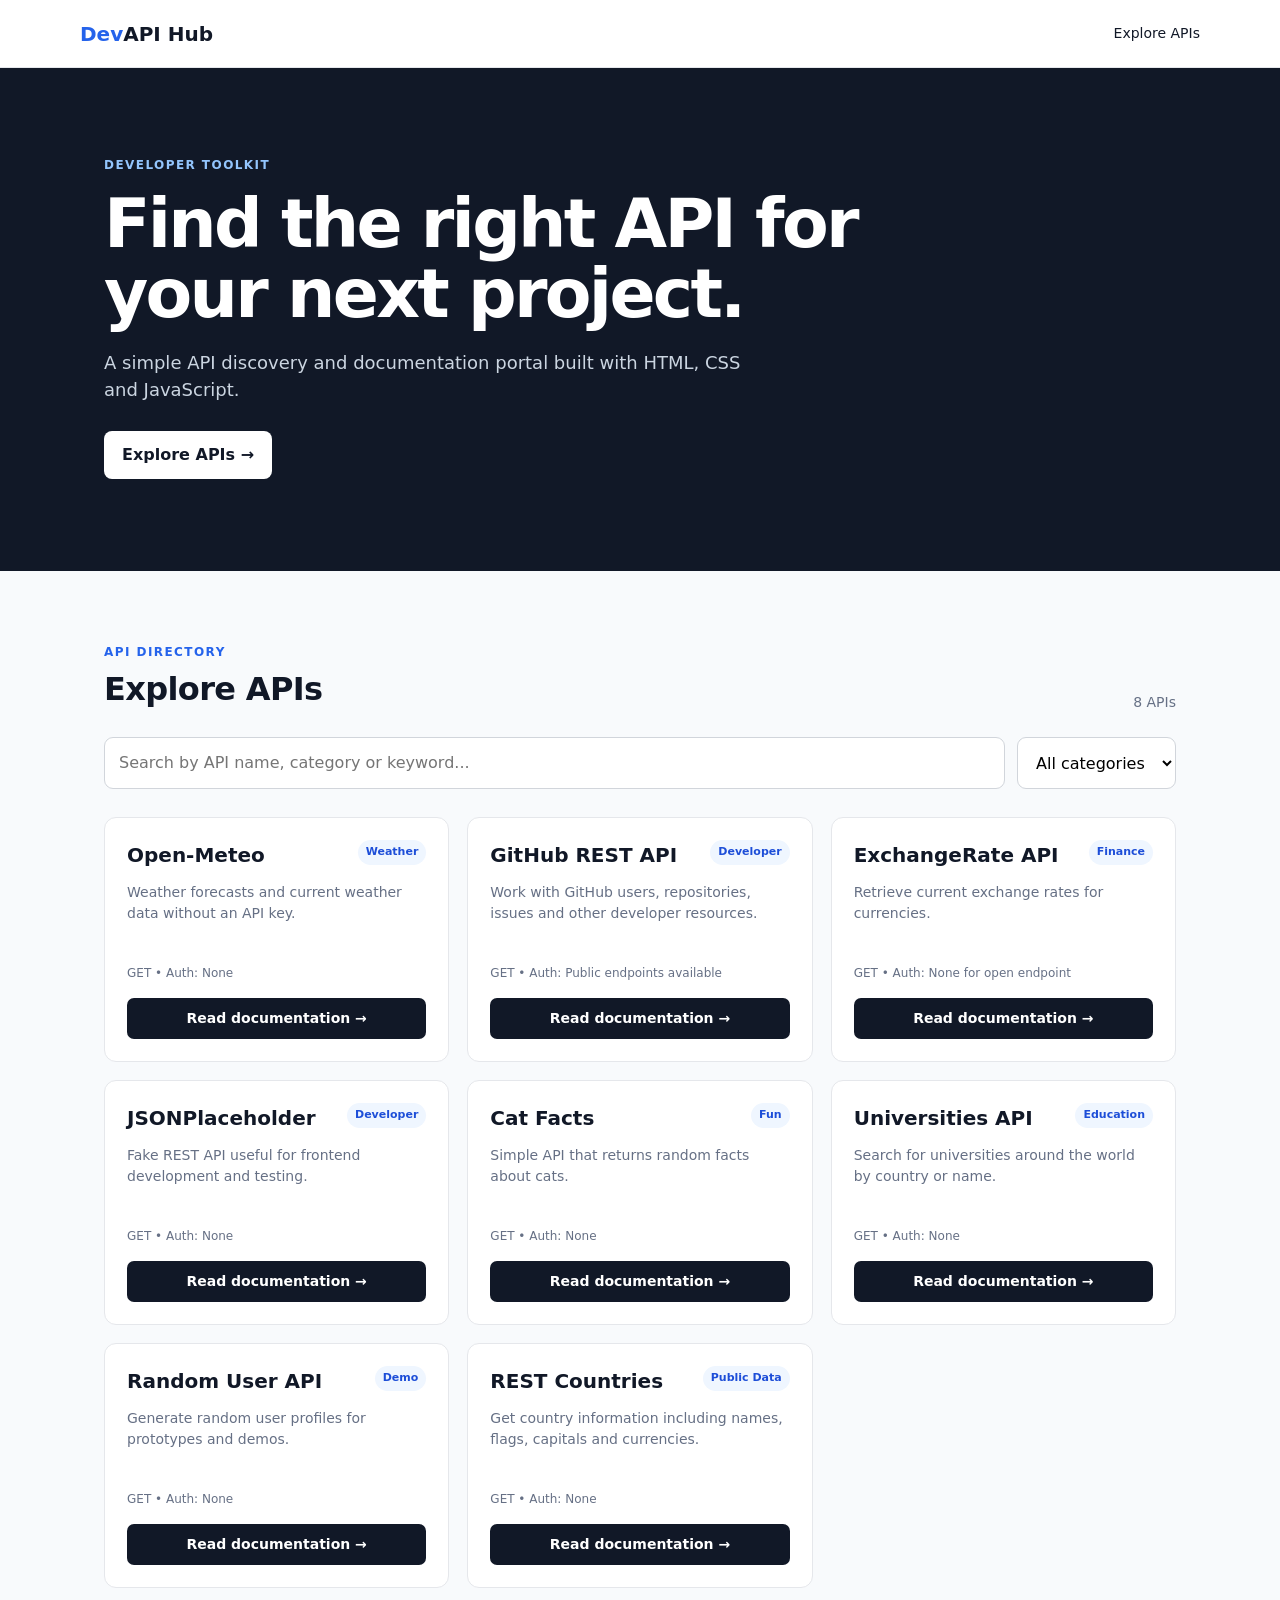
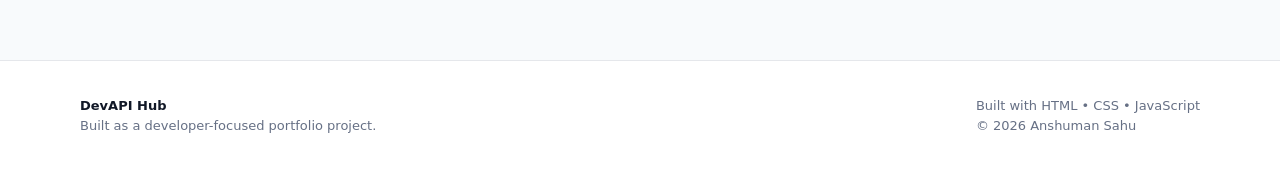
<file: index.html>
<!DOCTYPE html>
<html lang="en">
<head>
<meta charset="UTF-8">
<meta name="viewport" content="width=device-width, initial-scale=1.0">
<title>DevAPI Hub | Developer API Discovery</title>
<link rel="stylesheet" href="style.css">
</head>
<body>
<nav class="nav">
  <a class="brand" href="index.html"><span>Dev</span>API Hub</a>
  <a href="#apis">Explore APIs</a>
</nav>

<header class="hero">
  <div class="hero-inner">
    <p class="eyebrow">DEVELOPER TOOLKIT</p>
    <h1>Find the right API for your next project.</h1>
    <p class="hero-text">A simple API discovery and documentation portal built with HTML, CSS and JavaScript.</p>
    <a class="hero-btn" href="#apis">Explore APIs →</a>
  </div>
</header>

<main>
<section id="apis" class="section">
  <div class="section-heading">
    <div><p class="eyebrow">API DIRECTORY</p><h2>Explore APIs</h2></div>
    <span id="resultCount"></span>
  </div>

  <div class="controls">
    <input id="searchInput" type="search" placeholder="Search by API name, category or keyword...">
    <select id="categoryFilter"><option value="all">All categories</option></select>
  </div>

  <div id="apiGrid" class="api-grid"></div>
</section>
</main>

<footer>
  <div><strong>DevAPI Hub</strong><p>Built as a developer-focused portfolio project.</p></div>
  <div><p>Built with HTML • CSS • JavaScript</p><p>© 2026 Anshuman Sahu</p></div>
</footer>
<script src="script.js"></script>
</body>
</html>
</file>
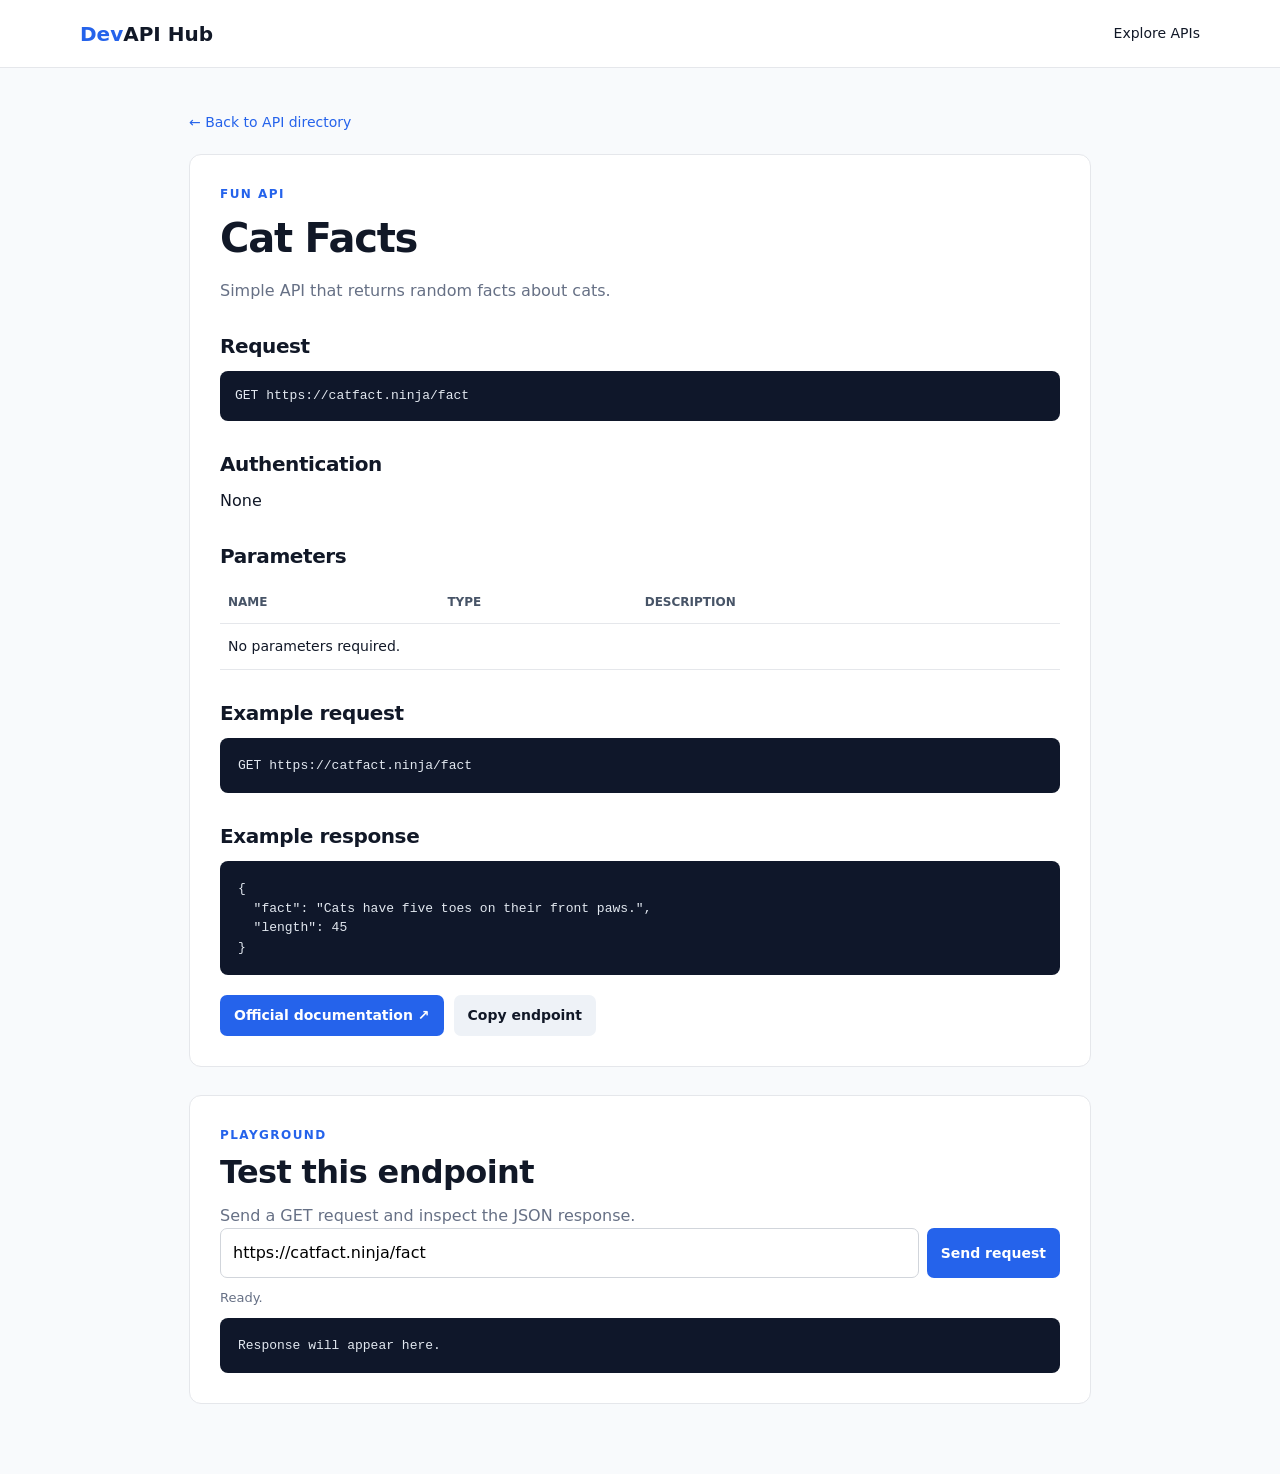
<file: docs/cat-facts.html>
<!DOCTYPE html>
<html lang="en">
<head><meta charset="UTF-8"><meta name="viewport" content="width=device-width, initial-scale=1.0">
<title>Cat Facts | DevAPI Hub</title><link rel="stylesheet" href="../style.css"></head>
<body>
<nav class="nav"><a class="brand" href="../index.html"><span>Dev</span>API Hub</a><a href="../index.html#apis">Explore APIs</a></nav>
<main class="doc-wrap">
<a class="back" href="../index.html">← Back to API directory</a>
<section class="doc-card">
<p class="eyebrow">FUN API</p>
<h1 class="doc-title">Cat Facts</h1><p class="doc-sub">Simple API that returns random facts about cats.</p>
<div class="doc-section"><h2>Request</h2><div class="endpoint">GET https://catfact.ninja/fact</div></div>
<div class="doc-section"><h2>Authentication</h2><p>None</p></div>
<div class="doc-section"><h2>Parameters</h2>
<table><thead><tr><th>Name</th><th>Type</th><th>Description</th></tr></thead><tbody><tr><td colspan='3'>No parameters required.</td></tr></tbody></table></div>
<div class="doc-section"><h2>Example request</h2><pre>GET https://catfact.ninja/fact</pre></div>
<div class="doc-section"><h2>Example response</h2><pre>{
  "fact": "Cats have five toes on their front paws.",
  "length": 45
}</pre></div>
<div class="actions"><a class="btn primary" href="https://catfact.ninja/" target="_blank">Official documentation ↗</a><button class="btn secondary" onclick="navigator.clipboard.writeText(document.querySelector('.endpoint').textContent)">Copy endpoint</button></div>
</section>

<section class="doc-card playground">
<p class="eyebrow">PLAYGROUND</p>
<h2>Test this endpoint</h2>
<p class="doc-sub">Send a GET request and inspect the JSON response.</p>
<div class="play-input">
<input id="endpointInput" value="https://catfact.ninja/fact">
<button class="btn primary" onclick="runRequest()">Send request</button>
</div>
<p id="status" class="status">Ready.</p>
<pre id="output">Response will appear here.</pre>
</section>
<script>
async function runRequest(){
 const url=document.getElementById("endpointInput").value.trim();
 const status=document.getElementById("status"), output=document.getElementById("output");
 status.textContent="Sending request...";
 output.textContent="";
 try{
   const r=await fetch(url);
   if(!r.ok) throw new Error("HTTP "+r.status);
   const data=await r.json();
   status.textContent="Success • HTTP "+r.status;
   output.textContent=JSON.stringify(data,null,2);
 }catch(err){
   status.textContent="Request could not be completed.";
   output.textContent=err.message+"\n\nThe API may require authentication, block browser requests (CORS), or be temporarily unavailable.";
 }
}
</script>
</main>
</body></html>
</file>
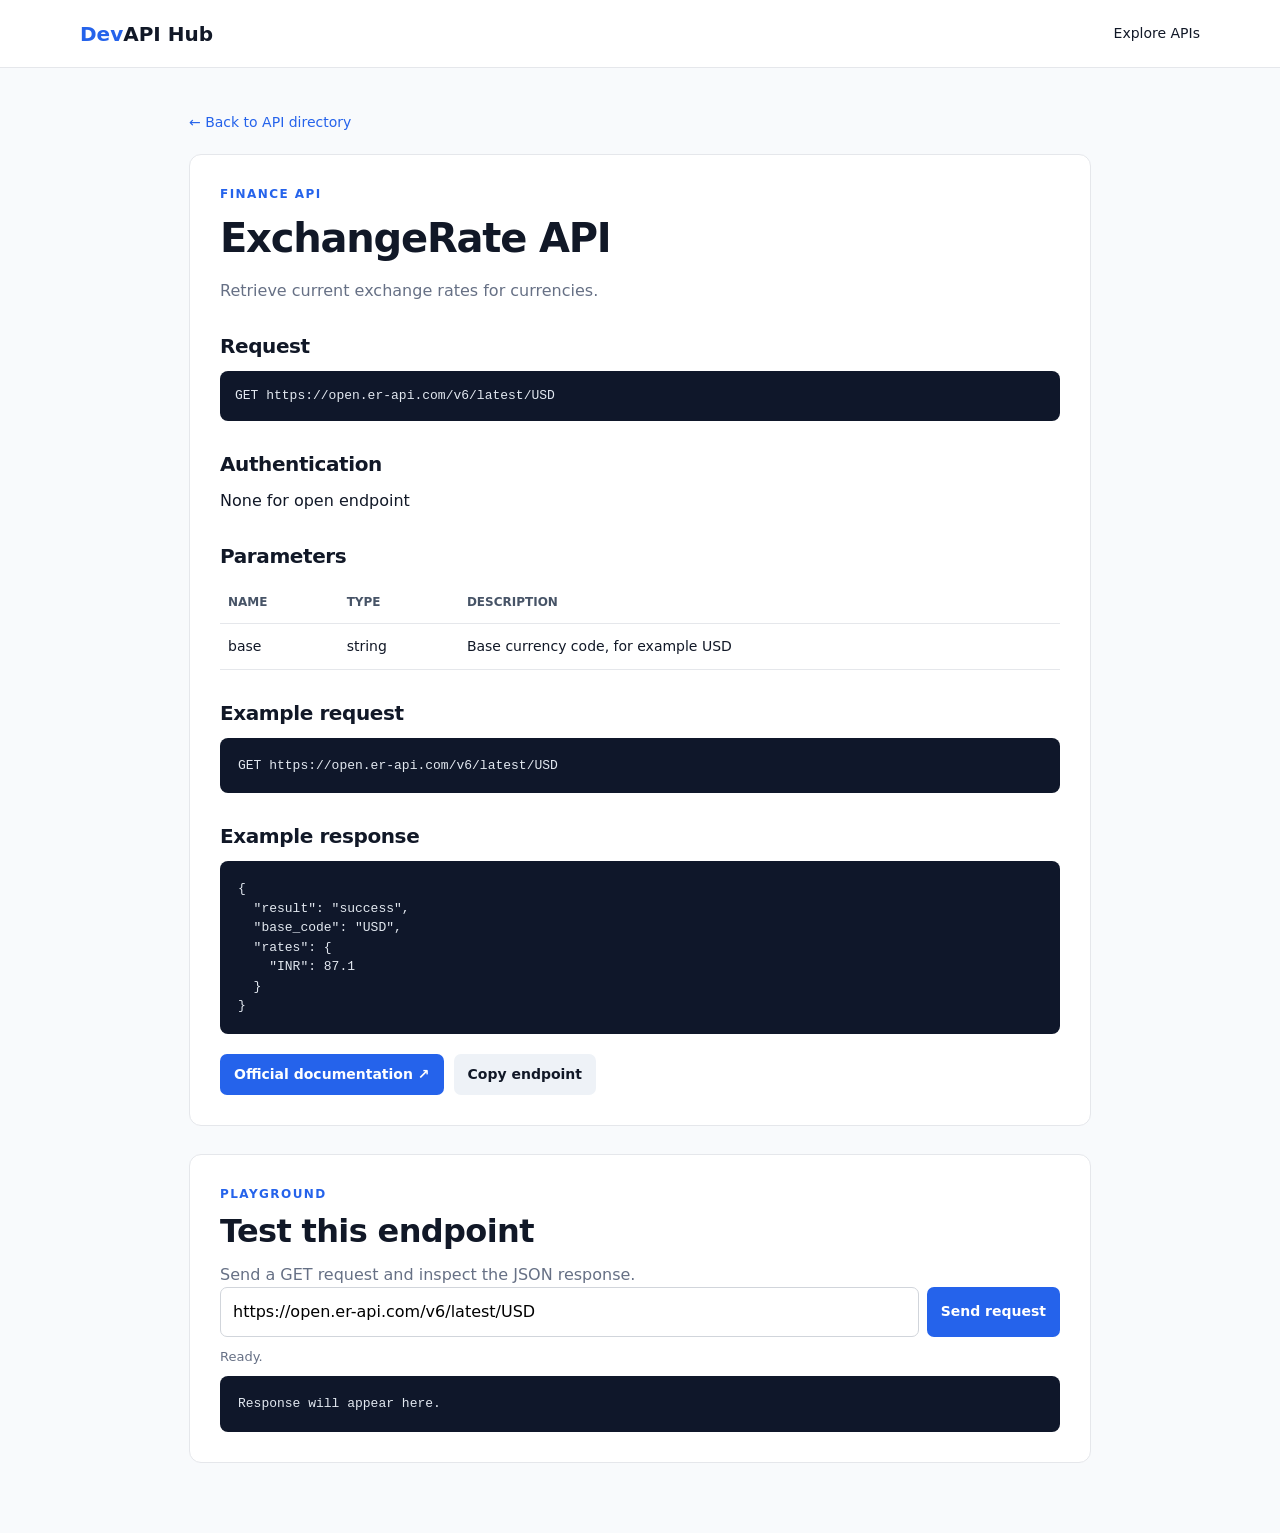
<file: docs/exchange-rate.html>
<!DOCTYPE html>
<html lang="en">
<head><meta charset="UTF-8"><meta name="viewport" content="width=device-width, initial-scale=1.0">
<title>ExchangeRate API | DevAPI Hub</title><link rel="stylesheet" href="../style.css"></head>
<body>
<nav class="nav"><a class="brand" href="../index.html"><span>Dev</span>API Hub</a><a href="../index.html#apis">Explore APIs</a></nav>
<main class="doc-wrap">
<a class="back" href="../index.html">← Back to API directory</a>
<section class="doc-card">
<p class="eyebrow">FINANCE API</p>
<h1 class="doc-title">ExchangeRate API</h1><p class="doc-sub">Retrieve current exchange rates for currencies.</p>
<div class="doc-section"><h2>Request</h2><div class="endpoint">GET https://open.er-api.com/v6/latest/USD</div></div>
<div class="doc-section"><h2>Authentication</h2><p>None for open endpoint</p></div>
<div class="doc-section"><h2>Parameters</h2>
<table><thead><tr><th>Name</th><th>Type</th><th>Description</th></tr></thead><tbody><tr><td>base</td><td>string</td><td>Base currency code, for example USD</td></tr></tbody></table></div>
<div class="doc-section"><h2>Example request</h2><pre>GET https://open.er-api.com/v6/latest/USD</pre></div>
<div class="doc-section"><h2>Example response</h2><pre>{
  "result": "success",
  "base_code": "USD",
  "rates": {
    "INR": 87.1
  }
}</pre></div>
<div class="actions"><a class="btn primary" href="https://www.exchangerate-api.com/docs/overview" target="_blank">Official documentation ↗</a><button class="btn secondary" onclick="navigator.clipboard.writeText(document.querySelector('.endpoint').textContent)">Copy endpoint</button></div>
</section>

<section class="doc-card playground">
<p class="eyebrow">PLAYGROUND</p>
<h2>Test this endpoint</h2>
<p class="doc-sub">Send a GET request and inspect the JSON response.</p>
<div class="play-input">
<input id="endpointInput" value="https://open.er-api.com/v6/latest/USD">
<button class="btn primary" onclick="runRequest()">Send request</button>
</div>
<p id="status" class="status">Ready.</p>
<pre id="output">Response will appear here.</pre>
</section>
<script>
async function runRequest(){
 const url=document.getElementById("endpointInput").value.trim();
 const status=document.getElementById("status"), output=document.getElementById("output");
 status.textContent="Sending request...";
 output.textContent="";
 try{
   const r=await fetch(url);
   if(!r.ok) throw new Error("HTTP "+r.status);
   const data=await r.json();
   status.textContent="Success • HTTP "+r.status;
   output.textContent=JSON.stringify(data,null,2);
 }catch(err){
   status.textContent="Request could not be completed.";
   output.textContent=err.message+"\n\nThe API may require authentication, block browser requests (CORS), or be temporarily unavailable.";
 }
}
</script>
</main>
</body></html>
</file>
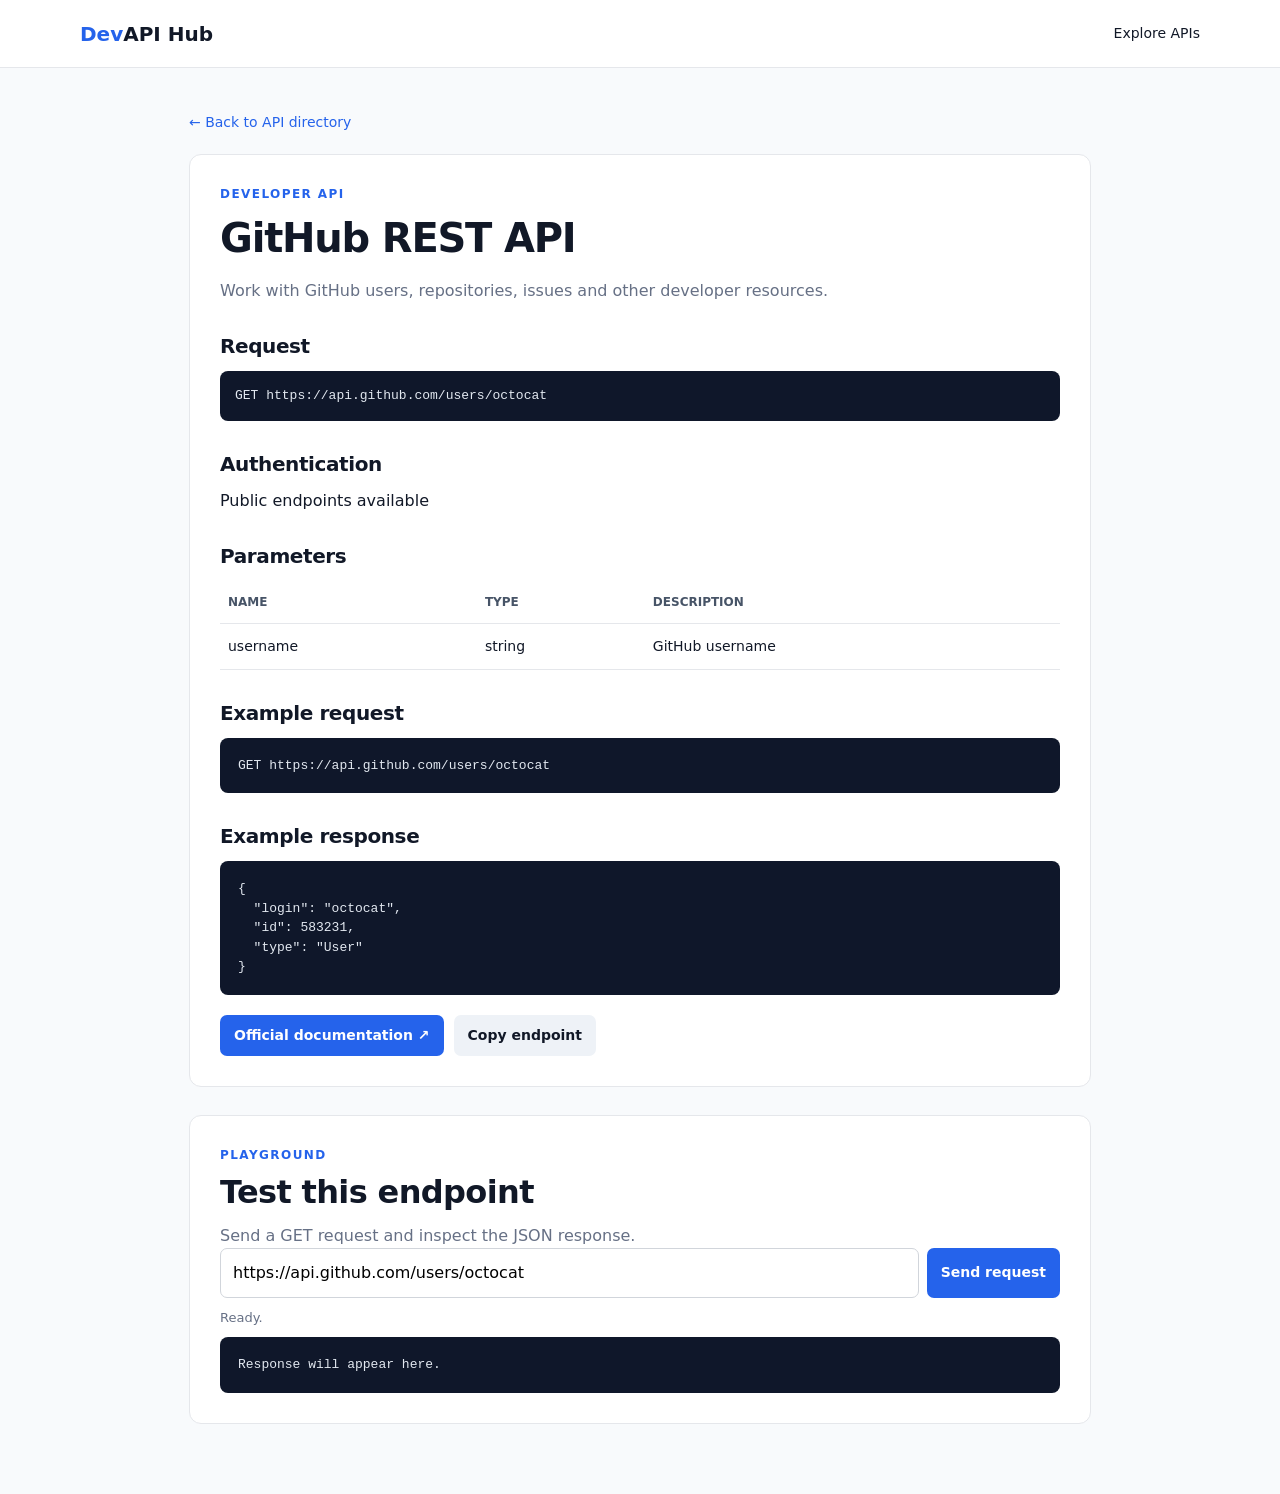
<file: docs/github.html>
<!DOCTYPE html>
<html lang="en">
<head><meta charset="UTF-8"><meta name="viewport" content="width=device-width, initial-scale=1.0">
<title>GitHub REST API | DevAPI Hub</title><link rel="stylesheet" href="../style.css"></head>
<body>
<nav class="nav"><a class="brand" href="../index.html"><span>Dev</span>API Hub</a><a href="../index.html#apis">Explore APIs</a></nav>
<main class="doc-wrap">
<a class="back" href="../index.html">← Back to API directory</a>
<section class="doc-card">
<p class="eyebrow">DEVELOPER API</p>
<h1 class="doc-title">GitHub REST API</h1><p class="doc-sub">Work with GitHub users, repositories, issues and other developer resources.</p>
<div class="doc-section"><h2>Request</h2><div class="endpoint">GET https://api.github.com/users/octocat</div></div>
<div class="doc-section"><h2>Authentication</h2><p>Public endpoints available</p></div>
<div class="doc-section"><h2>Parameters</h2>
<table><thead><tr><th>Name</th><th>Type</th><th>Description</th></tr></thead><tbody><tr><td>username</td><td>string</td><td>GitHub username</td></tr></tbody></table></div>
<div class="doc-section"><h2>Example request</h2><pre>GET https://api.github.com/users/octocat</pre></div>
<div class="doc-section"><h2>Example response</h2><pre>{
  "login": "octocat",
  "id": 583231,
  "type": "User"
}</pre></div>
<div class="actions"><a class="btn primary" href="https://docs.github.com/en/rest" target="_blank">Official documentation ↗</a><button class="btn secondary" onclick="navigator.clipboard.writeText(document.querySelector('.endpoint').textContent)">Copy endpoint</button></div>
</section>

<section class="doc-card playground">
<p class="eyebrow">PLAYGROUND</p>
<h2>Test this endpoint</h2>
<p class="doc-sub">Send a GET request and inspect the JSON response.</p>
<div class="play-input">
<input id="endpointInput" value="https://api.github.com/users/octocat">
<button class="btn primary" onclick="runRequest()">Send request</button>
</div>
<p id="status" class="status">Ready.</p>
<pre id="output">Response will appear here.</pre>
</section>
<script>
async function runRequest(){
 const url=document.getElementById("endpointInput").value.trim();
 const status=document.getElementById("status"), output=document.getElementById("output");
 status.textContent="Sending request...";
 output.textContent="";
 try{
   const r=await fetch(url);
   if(!r.ok) throw new Error("HTTP "+r.status);
   const data=await r.json();
   status.textContent="Success • HTTP "+r.status;
   output.textContent=JSON.stringify(data,null,2);
 }catch(err){
   status.textContent="Request could not be completed.";
   output.textContent=err.message+"\n\nThe API may require authentication, block browser requests (CORS), or be temporarily unavailable.";
 }
}
</script>
</main>
</body></html>
</file>
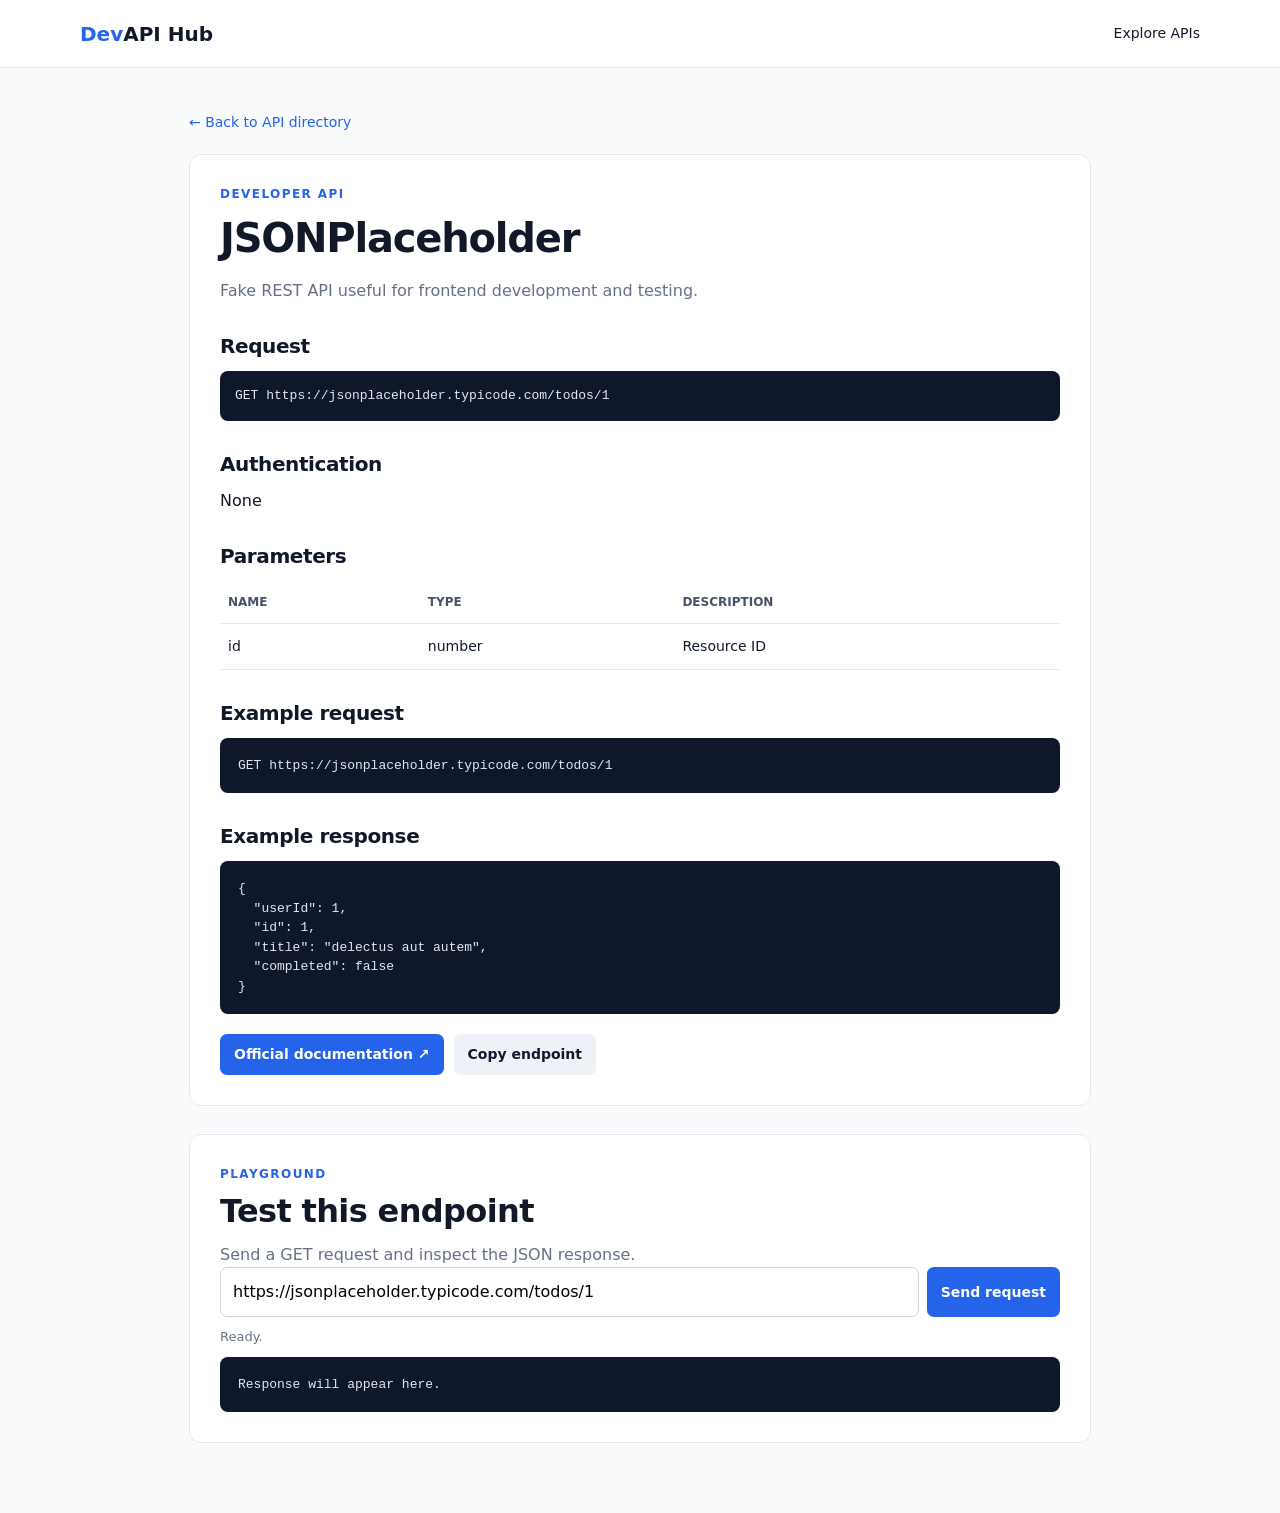
<file: docs/jsonplaceholder.html>
<!DOCTYPE html>
<html lang="en">
<head><meta charset="UTF-8"><meta name="viewport" content="width=device-width, initial-scale=1.0">
<title>JSONPlaceholder | DevAPI Hub</title><link rel="stylesheet" href="../style.css"></head>
<body>
<nav class="nav"><a class="brand" href="../index.html"><span>Dev</span>API Hub</a><a href="../index.html#apis">Explore APIs</a></nav>
<main class="doc-wrap">
<a class="back" href="../index.html">← Back to API directory</a>
<section class="doc-card">
<p class="eyebrow">DEVELOPER API</p>
<h1 class="doc-title">JSONPlaceholder</h1><p class="doc-sub">Fake REST API useful for frontend development and testing.</p>
<div class="doc-section"><h2>Request</h2><div class="endpoint">GET https://jsonplaceholder.typicode.com/todos/1</div></div>
<div class="doc-section"><h2>Authentication</h2><p>None</p></div>
<div class="doc-section"><h2>Parameters</h2>
<table><thead><tr><th>Name</th><th>Type</th><th>Description</th></tr></thead><tbody><tr><td>id</td><td>number</td><td>Resource ID</td></tr></tbody></table></div>
<div class="doc-section"><h2>Example request</h2><pre>GET https://jsonplaceholder.typicode.com/todos/1</pre></div>
<div class="doc-section"><h2>Example response</h2><pre>{
  "userId": 1,
  "id": 1,
  "title": "delectus aut autem",
  "completed": false
}</pre></div>
<div class="actions"><a class="btn primary" href="https://jsonplaceholder.typicode.com/" target="_blank">Official documentation ↗</a><button class="btn secondary" onclick="navigator.clipboard.writeText(document.querySelector('.endpoint').textContent)">Copy endpoint</button></div>
</section>

<section class="doc-card playground">
<p class="eyebrow">PLAYGROUND</p>
<h2>Test this endpoint</h2>
<p class="doc-sub">Send a GET request and inspect the JSON response.</p>
<div class="play-input">
<input id="endpointInput" value="https://jsonplaceholder.typicode.com/todos/1">
<button class="btn primary" onclick="runRequest()">Send request</button>
</div>
<p id="status" class="status">Ready.</p>
<pre id="output">Response will appear here.</pre>
</section>
<script>
async function runRequest(){
 const url=document.getElementById("endpointInput").value.trim();
 const status=document.getElementById("status"), output=document.getElementById("output");
 status.textContent="Sending request...";
 output.textContent="";
 try{
   const r=await fetch(url);
   if(!r.ok) throw new Error("HTTP "+r.status);
   const data=await r.json();
   status.textContent="Success • HTTP "+r.status;
   output.textContent=JSON.stringify(data,null,2);
 }catch(err){
   status.textContent="Request could not be completed.";
   output.textContent=err.message+"\n\nThe API may require authentication, block browser requests (CORS), or be temporarily unavailable.";
 }
}
</script>
</main>
</body></html>
</file>
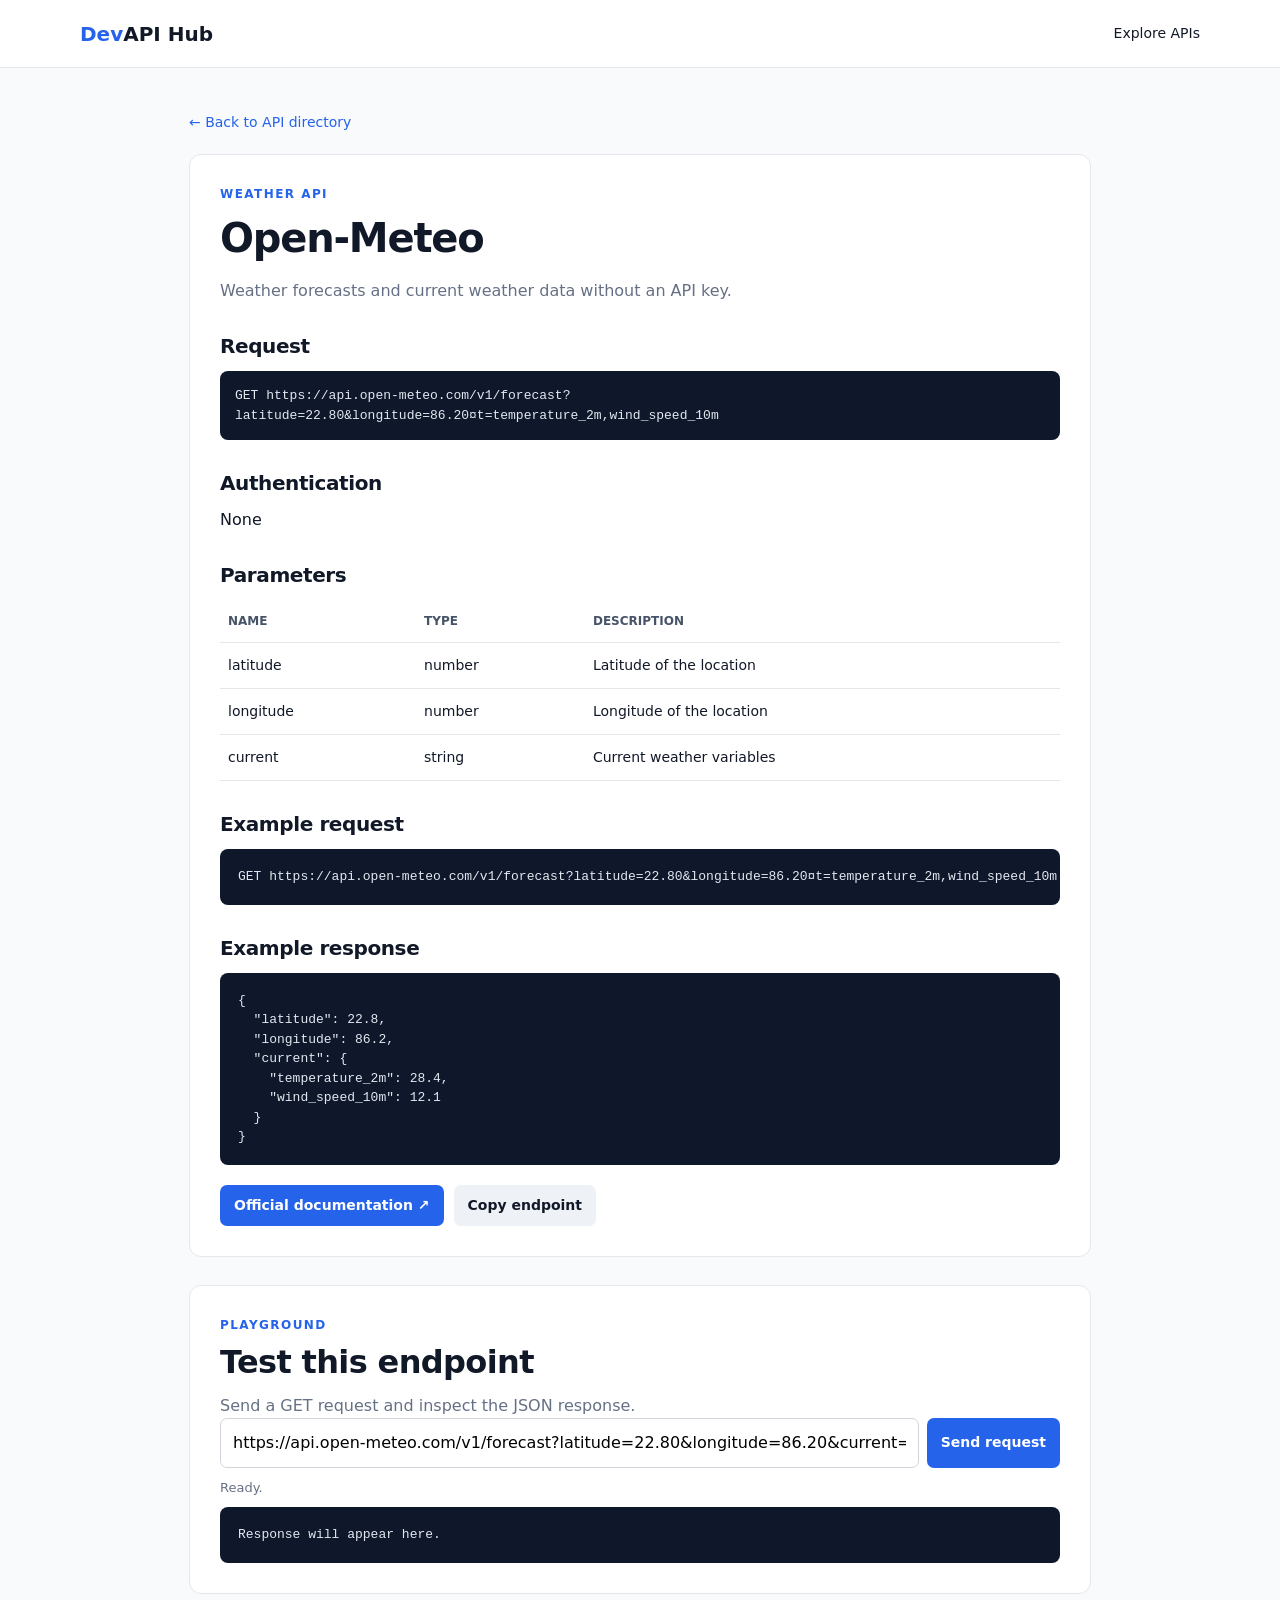
<file: docs/open-meteo.html>
<!DOCTYPE html>
<html lang="en">
<head><meta charset="UTF-8"><meta name="viewport" content="width=device-width, initial-scale=1.0">
<title>Open-Meteo | DevAPI Hub</title><link rel="stylesheet" href="../style.css"></head>
<body>
<nav class="nav"><a class="brand" href="../index.html"><span>Dev</span>API Hub</a><a href="../index.html#apis">Explore APIs</a></nav>
<main class="doc-wrap">
<a class="back" href="../index.html">← Back to API directory</a>
<section class="doc-card">
<p class="eyebrow">WEATHER API</p>
<h1 class="doc-title">Open-Meteo</h1><p class="doc-sub">Weather forecasts and current weather data without an API key.</p>
<div class="doc-section"><h2>Request</h2><div class="endpoint">GET https://api.open-meteo.com/v1/forecast?latitude=22.80&longitude=86.20&current=temperature_2m,wind_speed_10m</div></div>
<div class="doc-section"><h2>Authentication</h2><p>None</p></div>
<div class="doc-section"><h2>Parameters</h2>
<table><thead><tr><th>Name</th><th>Type</th><th>Description</th></tr></thead><tbody><tr><td>latitude</td><td>number</td><td>Latitude of the location</td></tr><tr><td>longitude</td><td>number</td><td>Longitude of the location</td></tr><tr><td>current</td><td>string</td><td>Current weather variables</td></tr></tbody></table></div>
<div class="doc-section"><h2>Example request</h2><pre>GET https://api.open-meteo.com/v1/forecast?latitude=22.80&longitude=86.20&current=temperature_2m,wind_speed_10m</pre></div>
<div class="doc-section"><h2>Example response</h2><pre>{
  "latitude": 22.8,
  "longitude": 86.2,
  "current": {
    "temperature_2m": 28.4,
    "wind_speed_10m": 12.1
  }
}</pre></div>
<div class="actions"><a class="btn primary" href="https://open-meteo.com/en/docs" target="_blank">Official documentation ↗</a><button class="btn secondary" onclick="navigator.clipboard.writeText(document.querySelector('.endpoint').textContent)">Copy endpoint</button></div>
</section>

<section class="doc-card playground">
<p class="eyebrow">PLAYGROUND</p>
<h2>Test this endpoint</h2>
<p class="doc-sub">Send a GET request and inspect the JSON response.</p>
<div class="play-input">
<input id="endpointInput" value="https://api.open-meteo.com/v1/forecast?latitude=22.80&longitude=86.20&current=temperature_2m,wind_speed_10m">
<button class="btn primary" onclick="runRequest()">Send request</button>
</div>
<p id="status" class="status">Ready.</p>
<pre id="output">Response will appear here.</pre>
</section>
<script>
async function runRequest(){
 const url=document.getElementById("endpointInput").value.trim();
 const status=document.getElementById("status"), output=document.getElementById("output");
 status.textContent="Sending request...";
 output.textContent="";
 try{
   const r=await fetch(url);
   if(!r.ok) throw new Error("HTTP "+r.status);
   const data=await r.json();
   status.textContent="Success • HTTP "+r.status;
   output.textContent=JSON.stringify(data,null,2);
 }catch(err){
   status.textContent="Request could not be completed.";
   output.textContent=err.message+"\n\nThe API may require authentication, block browser requests (CORS), or be temporarily unavailable.";
 }
}
</script>
</main>
</body></html>
</file>
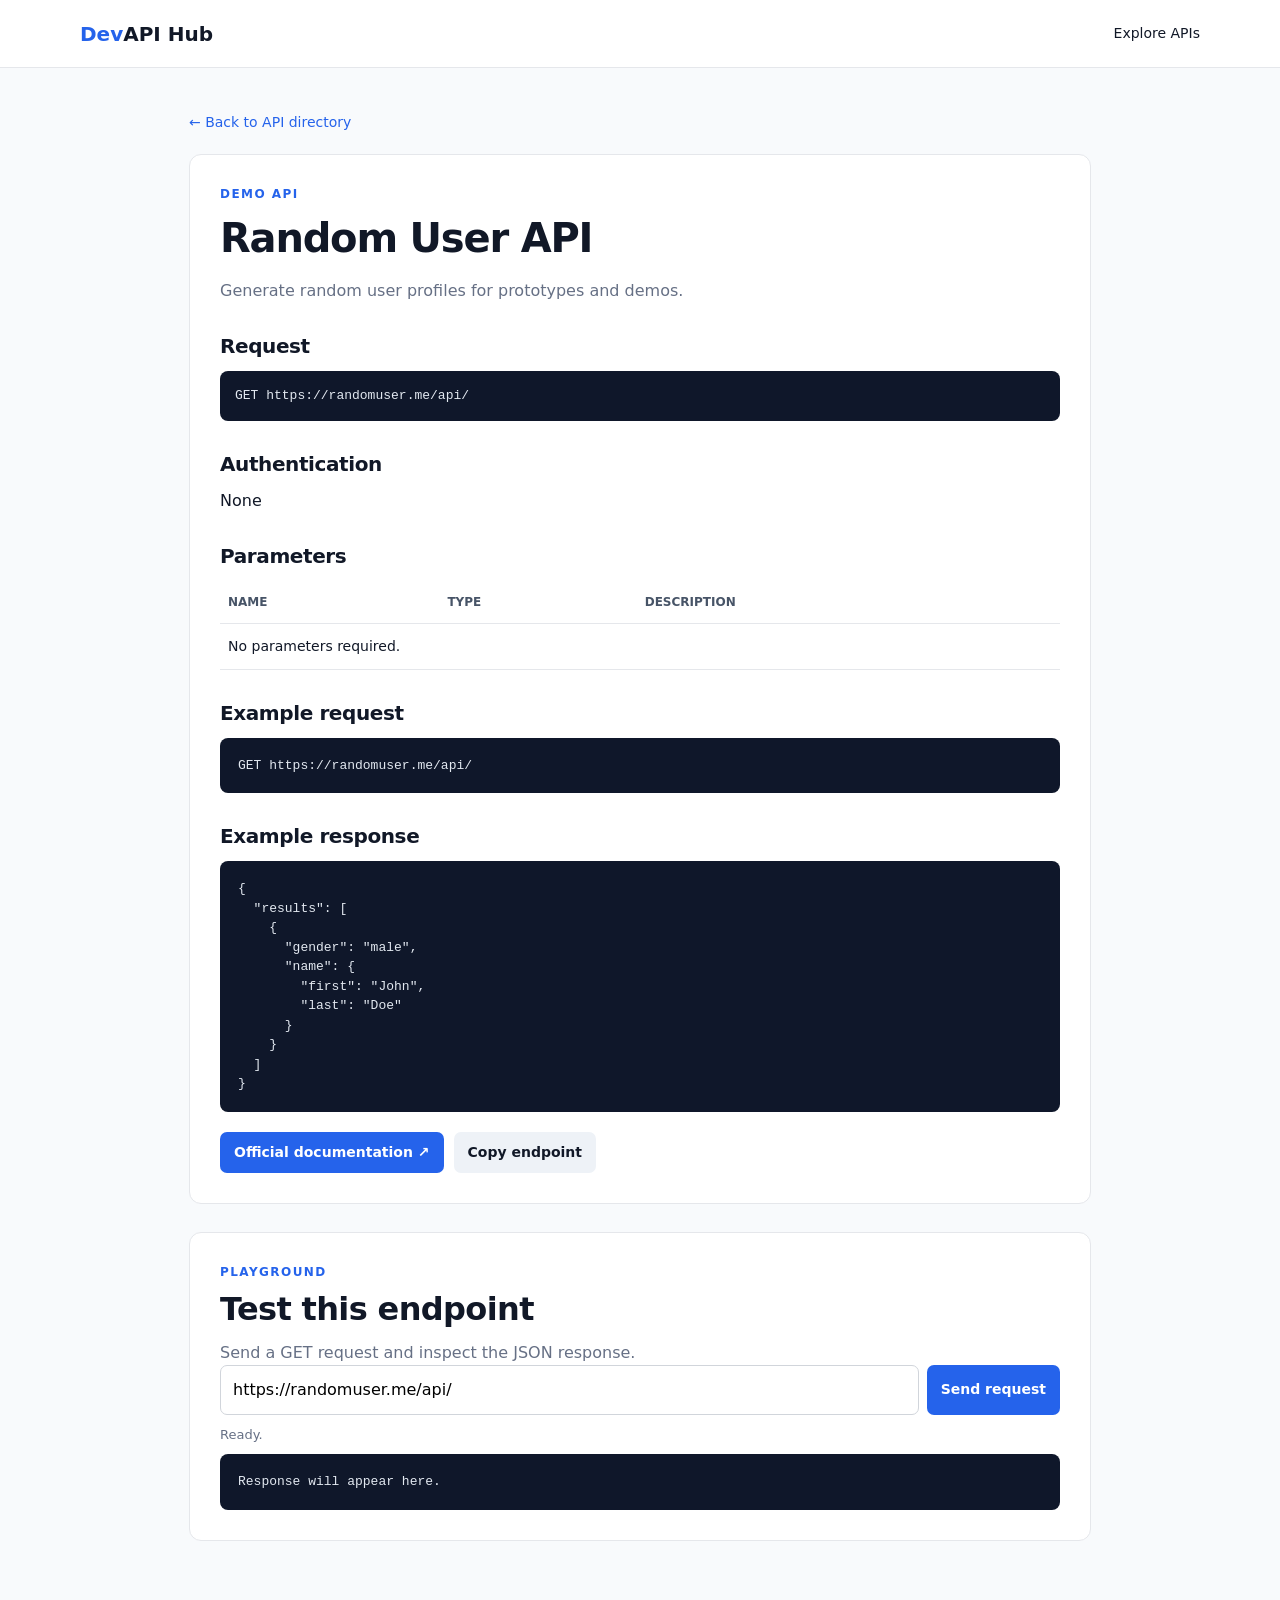
<file: docs/random-user.html>
<!DOCTYPE html>
<html lang="en">
<head><meta charset="UTF-8"><meta name="viewport" content="width=device-width, initial-scale=1.0">
<title>Random User API | DevAPI Hub</title><link rel="stylesheet" href="../style.css"></head>
<body>
<nav class="nav"><a class="brand" href="../index.html"><span>Dev</span>API Hub</a><a href="../index.html#apis">Explore APIs</a></nav>
<main class="doc-wrap">
<a class="back" href="../index.html">← Back to API directory</a>
<section class="doc-card">
<p class="eyebrow">DEMO API</p>
<h1 class="doc-title">Random User API</h1><p class="doc-sub">Generate random user profiles for prototypes and demos.</p>
<div class="doc-section"><h2>Request</h2><div class="endpoint">GET https://randomuser.me/api/</div></div>
<div class="doc-section"><h2>Authentication</h2><p>None</p></div>
<div class="doc-section"><h2>Parameters</h2>
<table><thead><tr><th>Name</th><th>Type</th><th>Description</th></tr></thead><tbody><tr><td colspan='3'>No parameters required.</td></tr></tbody></table></div>
<div class="doc-section"><h2>Example request</h2><pre>GET https://randomuser.me/api/</pre></div>
<div class="doc-section"><h2>Example response</h2><pre>{
  "results": [
    {
      "gender": "male",
      "name": {
        "first": "John",
        "last": "Doe"
      }
    }
  ]
}</pre></div>
<div class="actions"><a class="btn primary" href="https://randomuser.me/" target="_blank">Official documentation ↗</a><button class="btn secondary" onclick="navigator.clipboard.writeText(document.querySelector('.endpoint').textContent)">Copy endpoint</button></div>
</section>

<section class="doc-card playground">
<p class="eyebrow">PLAYGROUND</p>
<h2>Test this endpoint</h2>
<p class="doc-sub">Send a GET request and inspect the JSON response.</p>
<div class="play-input">
<input id="endpointInput" value="https://randomuser.me/api/">
<button class="btn primary" onclick="runRequest()">Send request</button>
</div>
<p id="status" class="status">Ready.</p>
<pre id="output">Response will appear here.</pre>
</section>
<script>
async function runRequest(){
 const url=document.getElementById("endpointInput").value.trim();
 const status=document.getElementById("status"), output=document.getElementById("output");
 status.textContent="Sending request...";
 output.textContent="";
 try{
   const r=await fetch(url);
   if(!r.ok) throw new Error("HTTP "+r.status);
   const data=await r.json();
   status.textContent="Success • HTTP "+r.status;
   output.textContent=JSON.stringify(data,null,2);
 }catch(err){
   status.textContent="Request could not be completed.";
   output.textContent=err.message+"\n\nThe API may require authentication, block browser requests (CORS), or be temporarily unavailable.";
 }
}
</script>
</main>
</body></html>
</file>
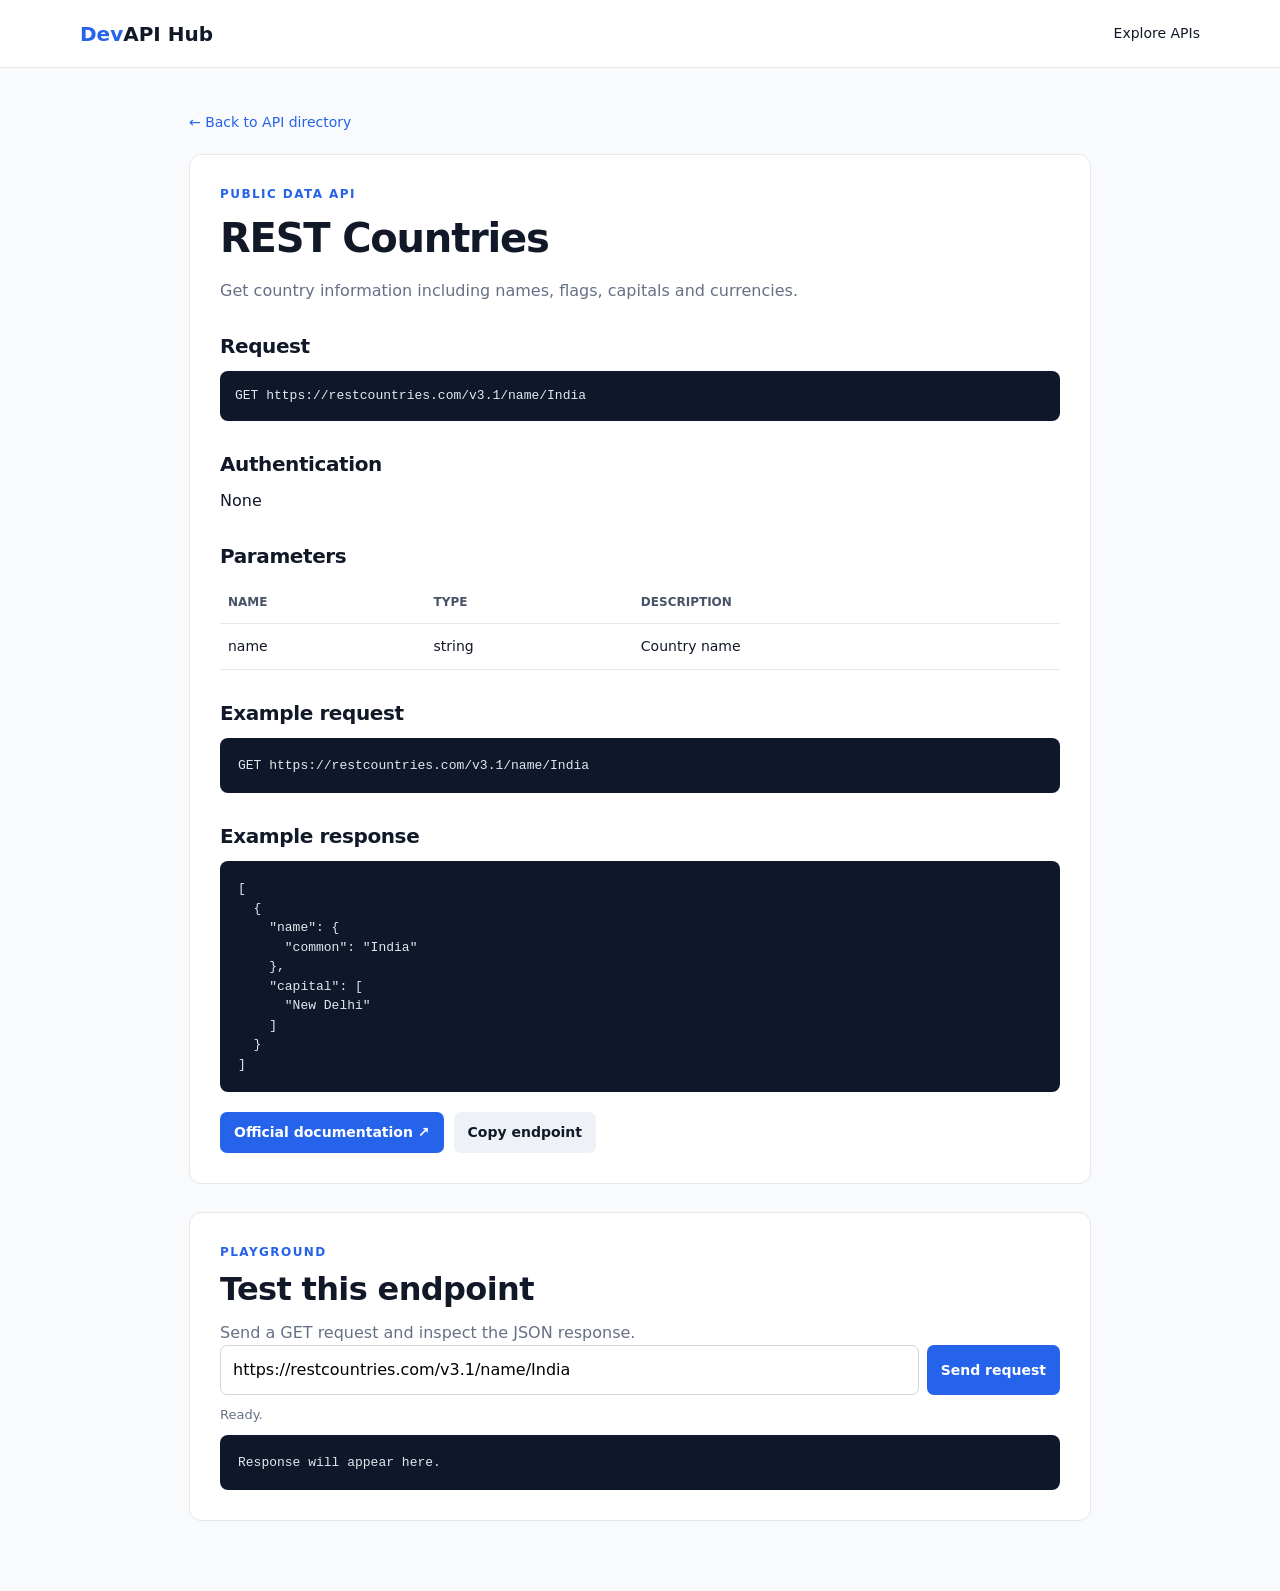
<file: docs/rest-countries.html>
<!DOCTYPE html>
<html lang="en">
<head><meta charset="UTF-8"><meta name="viewport" content="width=device-width, initial-scale=1.0">
<title>REST Countries | DevAPI Hub</title><link rel="stylesheet" href="../style.css"></head>
<body>
<nav class="nav"><a class="brand" href="../index.html"><span>Dev</span>API Hub</a><a href="../index.html#apis">Explore APIs</a></nav>
<main class="doc-wrap">
<a class="back" href="../index.html">← Back to API directory</a>
<section class="doc-card">
<p class="eyebrow">PUBLIC DATA API</p>
<h1 class="doc-title">REST Countries</h1><p class="doc-sub">Get country information including names, flags, capitals and currencies.</p>
<div class="doc-section"><h2>Request</h2><div class="endpoint">GET https://restcountries.com/v3.1/name/India</div></div>
<div class="doc-section"><h2>Authentication</h2><p>None</p></div>
<div class="doc-section"><h2>Parameters</h2>
<table><thead><tr><th>Name</th><th>Type</th><th>Description</th></tr></thead><tbody><tr><td>name</td><td>string</td><td>Country name</td></tr></tbody></table></div>
<div class="doc-section"><h2>Example request</h2><pre>GET https://restcountries.com/v3.1/name/India</pre></div>
<div class="doc-section"><h2>Example response</h2><pre>[
  {
    "name": {
      "common": "India"
    },
    "capital": [
      "New Delhi"
    ]
  }
]</pre></div>
<div class="actions"><a class="btn primary" href="https://restcountries.com/" target="_blank">Official documentation ↗</a><button class="btn secondary" onclick="navigator.clipboard.writeText(document.querySelector('.endpoint').textContent)">Copy endpoint</button></div>
</section>

<section class="doc-card playground">
<p class="eyebrow">PLAYGROUND</p>
<h2>Test this endpoint</h2>
<p class="doc-sub">Send a GET request and inspect the JSON response.</p>
<div class="play-input">
<input id="endpointInput" value="https://restcountries.com/v3.1/name/India">
<button class="btn primary" onclick="runRequest()">Send request</button>
</div>
<p id="status" class="status">Ready.</p>
<pre id="output">Response will appear here.</pre>
</section>
<script>
async function runRequest(){
 const url=document.getElementById("endpointInput").value.trim();
 const status=document.getElementById("status"), output=document.getElementById("output");
 status.textContent="Sending request...";
 output.textContent="";
 try{
   const r=await fetch(url);
   if(!r.ok) throw new Error("HTTP "+r.status);
   const data=await r.json();
   status.textContent="Success • HTTP "+r.status;
   output.textContent=JSON.stringify(data,null,2);
 }catch(err){
   status.textContent="Request could not be completed.";
   output.textContent=err.message+"\n\nThe API may require authentication, block browser requests (CORS), or be temporarily unavailable.";
 }
}
</script>
</main>
</body></html>
</file>
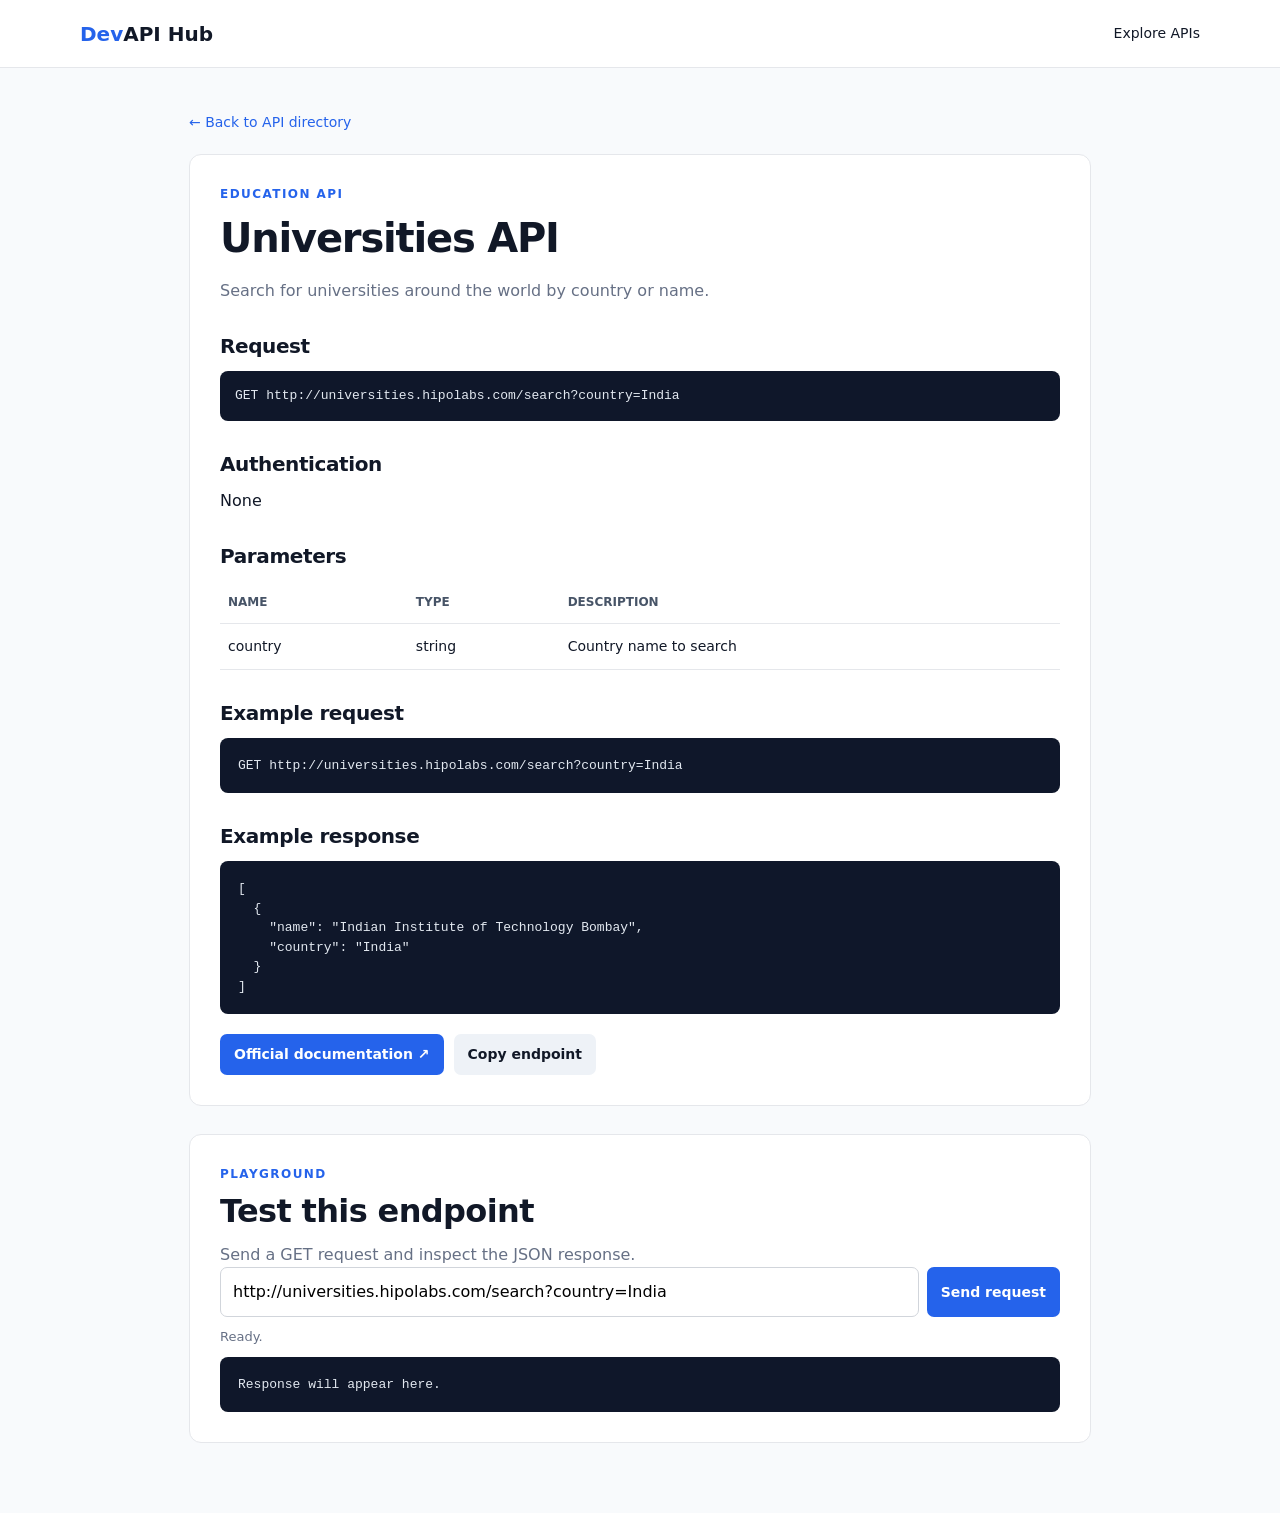
<file: docs/universities.html>
<!DOCTYPE html>
<html lang="en">
<head><meta charset="UTF-8"><meta name="viewport" content="width=device-width, initial-scale=1.0">
<title>Universities API | DevAPI Hub</title><link rel="stylesheet" href="../style.css"></head>
<body>
<nav class="nav"><a class="brand" href="../index.html"><span>Dev</span>API Hub</a><a href="../index.html#apis">Explore APIs</a></nav>
<main class="doc-wrap">
<a class="back" href="../index.html">← Back to API directory</a>
<section class="doc-card">
<p class="eyebrow">EDUCATION API</p>
<h1 class="doc-title">Universities API</h1><p class="doc-sub">Search for universities around the world by country or name.</p>
<div class="doc-section"><h2>Request</h2><div class="endpoint">GET http://universities.hipolabs.com/search?country=India</div></div>
<div class="doc-section"><h2>Authentication</h2><p>None</p></div>
<div class="doc-section"><h2>Parameters</h2>
<table><thead><tr><th>Name</th><th>Type</th><th>Description</th></tr></thead><tbody><tr><td>country</td><td>string</td><td>Country name to search</td></tr></tbody></table></div>
<div class="doc-section"><h2>Example request</h2><pre>GET http://universities.hipolabs.com/search?country=India</pre></div>
<div class="doc-section"><h2>Example response</h2><pre>[
  {
    "name": "Indian Institute of Technology Bombay",
    "country": "India"
  }
]</pre></div>
<div class="actions"><a class="btn primary" href="https://github.com/Hipo/university-domains-list" target="_blank">Official documentation ↗</a><button class="btn secondary" onclick="navigator.clipboard.writeText(document.querySelector('.endpoint').textContent)">Copy endpoint</button></div>
</section>

<section class="doc-card playground">
<p class="eyebrow">PLAYGROUND</p>
<h2>Test this endpoint</h2>
<p class="doc-sub">Send a GET request and inspect the JSON response.</p>
<div class="play-input">
<input id="endpointInput" value="http://universities.hipolabs.com/search?country=India">
<button class="btn primary" onclick="runRequest()">Send request</button>
</div>
<p id="status" class="status">Ready.</p>
<pre id="output">Response will appear here.</pre>
</section>
<script>
async function runRequest(){
 const url=document.getElementById("endpointInput").value.trim();
 const status=document.getElementById("status"), output=document.getElementById("output");
 status.textContent="Sending request...";
 output.textContent="";
 try{
   const r=await fetch(url);
   if(!r.ok) throw new Error("HTTP "+r.status);
   const data=await r.json();
   status.textContent="Success • HTTP "+r.status;
   output.textContent=JSON.stringify(data,null,2);
 }catch(err){
   status.textContent="Request could not be completed.";
   output.textContent=err.message+"\n\nThe API may require authentication, block browser requests (CORS), or be temporarily unavailable.";
 }
}
</script>
</main>
</body></html>
</file>
<file: style.css>
*{box-sizing:border-box;margin:0;padding:0}
:root{--ink:#111827;--muted:#667085;--line:#e5e7eb;--paper:#f8fafc;--blue:#2563eb;--blue2:#1d4ed8}
html{scroll-behavior:smooth}
body{font-family:Inter,ui-sans-serif,system-ui,-apple-system,Segoe UI,Arial,sans-serif;background:var(--paper);color:var(--ink);line-height:1.5}
.nav{height:68px;display:flex;align-items:center;justify-content:space-between;padding:0 max(24px,calc((100% - 1120px)/2));background:#fff;border-bottom:1px solid var(--line)}
.nav a{color:var(--ink);text-decoration:none;font-size:14px}
.brand{font-size:20px!important;font-weight:800}.brand span{color:var(--blue)}
.hero{background:#111827;color:#fff}
.hero-inner{max-width:1120px;margin:auto;padding:88px 24px 92px}
.eyebrow{font-size:12px;letter-spacing:.12em;font-weight:800;color:#2563eb}
.hero .eyebrow{color:#93c5fd}
h1{font-size:clamp(40px,6vw,68px);line-height:1.03;max-width:780px;margin:15px 0 20px;letter-spacing:-.04em}
.hero-text{font-size:18px;color:#cbd5e1;max-width:650px}
.hero-btn{display:inline-block;margin-top:28px;padding:12px 18px;background:#fff;color:#111827;text-decoration:none;border-radius:8px;font-weight:700}
.section{max-width:1120px;margin:auto;padding:72px 24px}
.section-heading{display:flex;justify-content:space-between;align-items:end;margin-bottom:24px}
h2{font-size:32px;letter-spacing:-.02em;margin-top:4px}
#resultCount{color:var(--muted);font-size:14px}
.controls{display:flex;gap:12px;margin-bottom:28px}
.controls input,.controls select{background:#fff;border:1px solid #d1d5db;border-radius:9px;padding:13px 14px;font:inherit;outline:none}
.controls input{flex:1}.controls input:focus,.controls select:focus{border-color:var(--blue);box-shadow:0 0 0 3px #dbeafe}
.api-grid{display:grid;grid-template-columns:repeat(3,1fr);gap:18px}
.card{background:#fff;border:1px solid var(--line);border-radius:12px;padding:22px;display:flex;flex-direction:column;min-height:245px;transition:.18s}
.card:hover{transform:translateY(-3px);box-shadow:0 10px 30px rgba(15,23,42,.08)}
.card-top{display:flex;justify-content:space-between;gap:10px;align-items:start}
.card h3{font-size:20px}.tag{font-size:11px;padding:4px 8px;border-radius:99px;background:#eff6ff;color:#1d4ed8;font-weight:700;white-space:nowrap}
.card p{color:var(--muted);font-size:14px;margin:12px 0}
.meta{font-size:12px;color:#667085;margin-top:auto}.view{display:inline-block;margin-top:16px;padding:10px 13px;background:var(--ink);color:#fff;text-decoration:none;border-radius:7px;text-align:center;font-size:14px;font-weight:700}
.empty{grid-column:1/-1;text-align:center;padding:60px;background:#fff;border:1px dashed #d1d5db;border-radius:12px;color:var(--muted)}
footer{background:#fff;border-top:1px solid var(--line);padding:35px max(24px,calc((100% - 1120px)/2));display:flex;justify-content:space-between;gap:20px;color:var(--muted);font-size:13px}footer strong{color:var(--ink)}
.doc-wrap{max-width:950px;margin:auto;padding:42px 24px 70px}.back{color:var(--blue);text-decoration:none;font-size:14px}.doc-card{background:#fff;border:1px solid var(--line);border-radius:12px;padding:30px;margin-top:20px}
.doc-title{font-size:40px;letter-spacing:-.03em}.doc-sub{color:var(--muted);margin-top:8px}.doc-section{margin-top:28px}.doc-section h2{font-size:20px;margin-bottom:10px}
.endpoint{background:#0f172a;color:#e2e8f0;padding:15px;border-radius:8px;overflow:auto;font-family:Consolas,monospace;font-size:13px}
table{width:100%;border-collapse:collapse}th,td{text-align:left;border-bottom:1px solid var(--line);padding:12px 8px;font-size:14px}th{color:#475467;font-size:12px;text-transform:uppercase}
pre{background:#0f172a;color:#e2e8f0;padding:18px;border-radius:8px;overflow:auto;font-size:13px}
.actions{display:flex;gap:10px;flex-wrap:wrap;margin-top:20px}.btn{border:0;border-radius:7px;padding:10px 14px;text-decoration:none;font:inherit;font-size:14px;font-weight:700;cursor:pointer}.primary{background:var(--blue);color:#fff}.secondary{background:#eef2f7;color:var(--ink)}
.playground{margin-top:28px}.play-input{display:flex;gap:8px}.play-input input{flex:1;padding:12px;border:1px solid #d1d5db;border-radius:7px;font:inherit}.status{font-size:13px;color:var(--muted);margin:10px 0}
@media(max-width:850px){.api-grid{grid-template-columns:repeat(2,1fr)}}
@media(max-width:600px){.nav{padding:0 18px}.nav>a:last-child{display:none}.hero-inner{padding:65px 20px}.section{padding:55px 20px}.api-grid{grid-template-columns:1fr}.controls{flex-direction:column}footer{flex-direction:column}.doc-wrap{padding:30px 18px}.doc-title{font-size:32px}.play-input{flex-direction:column}}
</file>
